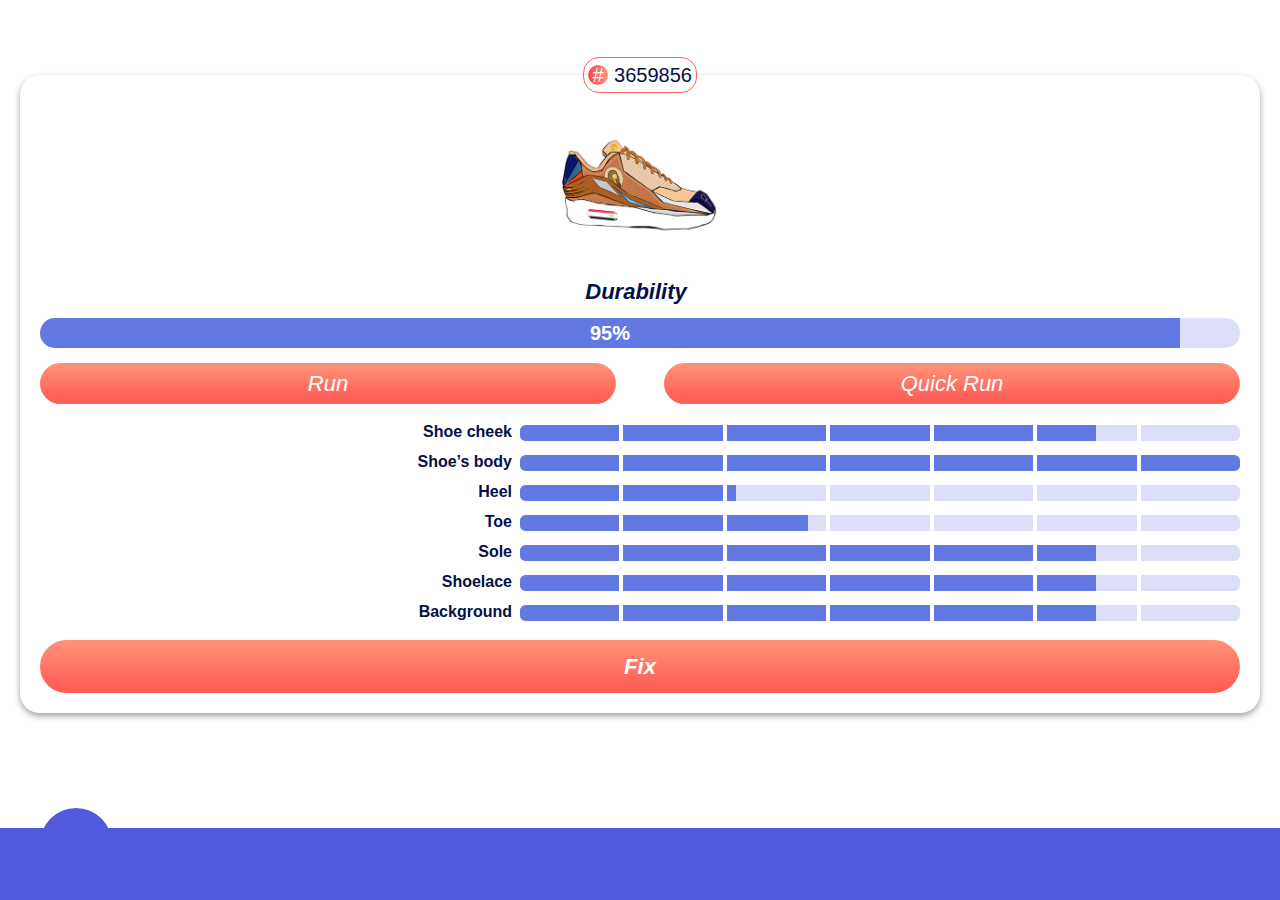
<file: html/index.html>
<!DOCTYPE html>
<html lang="en">
    <head>
        <meta charset="UTF-8">
        <meta http-equiv="X-UA-Compatible" content="IE=edge">
        <meta name="viewport" content="width=device-width, initial-scale=1.0">
        <title>World Step</title>
        <script src="https://ajax.googleapis.com/ajax/libs/jquery/3.6.0/jquery.min.js"></script>
        <!-- fontawesome -->
        <link rel="stylesheet" href="https://cdnjs.cloudflare.com/ajax/libs/font-awesome/6.1.1/css/all.min.css" integrity="sha512-KfkfwYDsLkIlwQp6LFnl8zNdLGxu9YAA1QvwINks4PhcElQSvqcyVLLD9aMhXd13uQjoXtEKNosOWaZqXgel0g==" crossorigin="anonymous" referrerpolicy="no-referrer" />
        <link rel="stylesheet" href="../css/bootstrap.css">
        <link rel="stylesheet" href="../css/animation.css">
        <link rel="stylesheet" href="../css/main.css">
    </head>
    <body>
        <div class="root">
            <div class="nav-bar-top">
                <div class="nav-bar-top-back">
                    <i class="fa-solid fa-angle-left"></i>
                </div>

                <div class="nav-bar-top-option">
                    <i class="fa-solid fa-bars" onclick="toggleTabDetail()"></i>
                </div>
            </div>

            <div class="app">
                <div class="my-shoe-detail">
                    <div class="my-shoe-detail-wrap">
                        <div class="my-shoe-detail-id cart-id">
                            <div class="cart-img-icon centering">
                                #
                            </div>
                            3659856
                        </div>

                        <div class="my-shoe-detail-img">
                            <img src="../img/shoes/aicap.png" alt="">
                        </div>

                        <div class="my-shoe-detail-name Durability">
                            Durability
                        </div>

                        <div class="durability-process progress">
                            <div class="progress-bar" role="progressbar" style="width: 95%;" aria-valuenow="84" aria-valuemin="0" aria-valuemax="100">95%</div>
                        </div>

                        <div class="my-shoe-detail-btns">
                            <div class="my-shoe-detail-btn primary-btn">
                                Run
                            </div>
                            <div class="my-shoe-detail-btn primary-btn" onclick="toggleElement('quick-run')">
                                Quick Run
                            </div>
                        </div>

                        <div class="my-shoe-detail-info">
                            <div class="my-shoe-detail-line">
                                <div class="my-shoe-detail-name">
                                    Shoe cheek
                                </div>
                                <div class="my-shoe-detail-process">
                                    <div class="progress">
                                        <div class="progress-bar" role="progressbar" style="width: 80%;" aria-valuenow="80" aria-valuemin="0" aria-valuemax="100"></div>
                                    </div>
                                    <div class="progress-part">
                                        <div></div>
                                        <div></div>
                                        <div></div>
                                        <div></div>
                                        <div></div>
                                        <div></div>
                                    </div>
                                </div>
                            </div>
                            <div class="my-shoe-detail-line">
                                <div class="my-shoe-detail-name">
                                    Shoe’s body
                                </div>
                                <div class="my-shoe-detail-process">
                                    <div class="progress">
                                        <div class="progress-bar" role="progressbar" style="width: 100%;" aria-valuenow="100" aria-valuemin="0" aria-valuemax="100"></div>
                                    </div>
                                    <div class="progress-part">
                                        <div></div>
                                        <div></div>
                                        <div></div>
                                        <div></div>
                                        <div></div>
                                        <div></div>
                                    </div>
                                </div>
                            </div>
                            <div class="my-shoe-detail-line">
                                <div class="my-shoe-detail-name">
                                    Heel
                                </div>
                                <div class="my-shoe-detail-process">
                                    <div class="progress">
                                        <div class="progress-bar" role="progressbar" style="width: 30%;" aria-valuenow="30" aria-valuemin="0" aria-valuemax="100"></div>
                                    </div>
                                    <div class="progress-part">
                                        <div></div>
                                        <div></div>
                                        <div></div>
                                        <div></div>
                                        <div></div>
                                        <div></div>
                                    </div>
                                </div>
                            </div>
                            <div class="my-shoe-detail-line">
                                <div class="my-shoe-detail-name">
                                    Toe
                                </div>
                                <div class="my-shoe-detail-process">
                                    <div class="progress">
                                        <div class="progress-bar" role="progressbar" style="width: 40%;" aria-valuenow="40" aria-valuemin="0" aria-valuemax="100"></div>
                                    </div>
                                    <div class="progress-part">
                                        <div></div>
                                        <div></div>
                                        <div></div>
                                        <div></div>
                                        <div></div>
                                        <div></div>
                                    </div>
                                </div>
                            </div>
                            <div class="my-shoe-detail-line">
                                <div class="my-shoe-detail-name">
                                    Sole
                                </div>
                                <div class="my-shoe-detail-process">
                                    <div class="progress">
                                        <div class="progress-bar" role="progressbar" style="width: 80%;" aria-valuenow="80" aria-valuemin="0" aria-valuemax="100"></div>
                                    </div>
                                    <div class="progress-part">
                                        <div></div>
                                        <div></div>
                                        <div></div>
                                        <div></div>
                                        <div></div>
                                        <div></div>
                                    </div>
                                </div>
                            </div>
                            <div class="my-shoe-detail-line">
                                <div class="my-shoe-detail-name">
                                    Shoelace
                                </div>
                                <div class="my-shoe-detail-process">
                                    <div class="progress">
                                        <div class="progress-bar" role="progressbar" style="width: 80%;" aria-valuenow="80" aria-valuemin="0" aria-valuemax="100"></div>
                                    </div>
                                    <div class="progress-part">
                                        <div></div>
                                        <div></div>
                                        <div></div>
                                        <div></div>
                                        <div></div>
                                        <div></div>
                                    </div>
                                </div>
                            </div>
                            <div class="my-shoe-detail-line">
                                <div class="my-shoe-detail-name">
                                    Background
                                </div>
                                <div class="my-shoe-detail-process">
                                    <div class="progress">
                                        <div class="progress-bar" role="progressbar" style="width: 80%;" aria-valuenow="80" aria-valuemin="0" aria-valuemax="100"></div>
                                    </div>
                                    <div class="progress-part">
                                        <div></div>
                                        <div></div>
                                        <div></div>
                                        <div></div>
                                        <div></div>
                                        <div></div>
                                    </div>
                                </div>
                            </div>
                        </div>

                        <div class="my-shoe-detail-btn-fix primary-btn" onclick="toggleFixPopUp()">
                            Fix
                        </div>
                        
                        <!-- FIX -->
                        <div class="fix centering" onclick="toggleFixPopUp()">
                            <div class="fix-content" onclick="stopPropagation(event)">
                                <div class="fix-title">
                                    REPAIR
                                </div>
                                
                                <div class="fix-img centering">
                                    <img src="../img/shoes/brazil.png" alt="">
                                </div>

                                <div class="fix-durability">
                                    Durability: 85/100
                                </div>

                                <input type="range" min="1" max="100" step="1" value="10" id="durabilityPercent">

                                <div class="fix-cost">
                                    <div class="fix-cost-title">
                                        Cost
                                    </div>
                                    <div class="fix-cost-value">
                                        1.85 WSP
                                    </div>
                                </div>

                                <div class="fix-cost-btns">
                                    <div class="fix-cost-btn second-btn">
                                        CANCEL
                                    </div>
                                    <div class="fix-cost-btn primary-btn">
                                        CONFIRM
                                    </div>
                                </div>
                            </div>
                        </div>

                        <!-- QUICK RUN -->
                        <div class="quick-run centering" onclick="toggleElement('quick-run')">
                            <div class="quick-run-content" onclick="stopPropagation(event)">
                               <div class="quick-run-skip">
                                   <div class="quick-run-skip-title">
                                       Skip
                                   </div>
                                   <div class="quick-run-skip-value">
                                       -1.000 WSP
                                   </div>
                               </div>

                               <div class="quick-run-btns">
                                   <div class="quick-run-btn centering third-btn" onclick="toggleElement('quick-run')">
                                        CANCEL
                                   </div>
                                   <div class="quick-run-btn centering primary-btn" onclick="toggleElement('claim-award')">
                                        CONFIRM
                                   </div>
                               </div>
                            </div>
                        </div>

                        <!-- CLAIM AWARD -->
                        <div class="claim-award centering" onclick="toggleElement('claim-award')">
                            <div class="fix-content" onclick="stopPropagation(event)">
                                <div class="fix-title">
                                    CONGRATULATIONS
                                </div>
                                
                                <div class="fix-img centering">
                                    <img src="../img/shoes/brazil.png" alt="">
                                </div>

                                <div class="fix-durability">
                                    Durability: 85/100
                                </div>

                                <div class="claim-progress progress">
                                    <div class="progress-bar" role="progressbar" style="width: 84%;" aria-valuenow="84" aria-valuemin="0" aria-valuemax="100">84%</div>
                                </div>

                                <div class="claim-total">
                                    +1100 WSP
                                </div>                                

                                <div class="primary-btn" onclick="toggleElement('claim-award')">
                                    CLAIM
                                </div>
                            </div>
                        </div>

                    </div>

                </div>
            </div>

            <div class="nav-bar-bottom">
                <div class="nav-bar-bottom-icon nav-bar-bottom-icon--user centering active" onclick="toggleNav('nav-bar-bottom-icon--user')">
                    <i class="fa-solid fa-user"></i>
                </div>

                <div class="nav-bar-bottom-icon nav-bar-bottom-icon--store centering" onclick="toggleNav('nav-bar-bottom-icon--store')">
                    <i class="fa-solid fa-store"></i>
                </div>

                <div class="nav-bar-bottom-icon nav-bar-bottom-icon--shoe centering" onclick="toggleNav('nav-bar-bottom-icon--shoe')">
                    <i class="fa-solid fa-bacterium"></i>
                </div>

                <div class="nav-bar-bottom-icon nav-bar-bottom-icon--box centering" onclick="toggleNav('nav-bar-bottom-icon--box')">
                    <i class="fa-solid fa-box-archive"></i>
                </div>
            </div>

            <div class="user-detail"  onclick="toggleTabDetail()">
                <div class="user-detail-content" onclick="stopPropagation(event)">

                    <div class="user-detail-close-btn centering" onclick="toggleTabDetail()">
                        <i class="fa-solid fa-xmark"></i>
                    </div>

                    <div class="user-detail-info">
                        <img src="../img/user/logo2.png" alt="" class="user-detail-avt">
                        <div class="user-detail-name">
                            Krad Nguyen
                        </div>
                    </div>

                    <div class="user-detail-total-money">
                        <div class="user-detail-total-money-icon centering">
                            $
                        </div>
                        100000 WSP
                    </div>

                    <div class="user-detail-shoes">
                        <div class="">
                            <div class="user-detail-shoes-icon">
                                <img src="../img/user/shoes.png" alt="">
                            </div>
                            Shoe
                        </div>
                        <div class="user-detail-shoes-quantity">
                            2
                        </div>
                    </div>
                    <div class="user-detail-shoe">
                        <div class="user-detail-shoe-title">
                            Common
                        </div>
                        <div class="user-detail-shoe-quantity">
                            0
                        </div>
                    </div>
                    
                    <div class="user-detail-shoe">
                        <div class="user-detail-shoe-title">
                            Uncommon
                        </div>
                        <div class="user-detail-shoe-quantity">
                            1
                        </div>
                    </div>

                    <div class="user-detail-shoe">
                        <div class="user-detail-shoe-title">
                            Rare
                        </div>
                        <div class="user-detail-shoe-quantity">
                            1
                        </div>
                    </div>

                    <div class="user-detail-shoe">
                        <div class="user-detail-shoe-title">
                            Mysthical
                        </div>
                        <div class="user-detail-shoe-quantity">
                            0
                        </div>
                    </div>

                    <div class="user-detail-shoe">
                        <div class="user-detail-shoe-title">
                            Legendary
                        </div>
                        <div class="user-detail-shoe-quantity">
                            0
                        </div>
                    </div>
                </div>
            </div>

        </div>
    </body>
</html>
<script src="../js/base.js"></script>
<script src="../js/bootstrap.min.js"></script>
</file>
<file: css/animation.css>
@keyframes border-nav {
    0% {
        border-color: transparent;
    }
    50% {
        border-color: #fff;
    }
    100% {
        border-color: #fff;
    }
}
</file>
<file: css/main.css>
/* CLEAR DEFAULT TAG */
input:focus-visible {
    outline: none;
}

a{
    color: unset;
}

a:hover{
    color: unset;
    text-decoration: none;
}

img{
    width: auto;
    height: 100%;
}

input{
    border: none;
}

html,body{
    box-sizing: border-box;
    color: #041047;
    overflow: hidden;
}

/* ----------------------------------------------- */

/* CUSTOM INLINE */
.centering{
    display: flex;
    justify-content: center;
    align-items: center;
}

.primary-btn{
    /* display: flex;
    align-items: center;
    justify-content: center; */
    text-align: center;
    padding: 10px 15px;
    color: #fff;
    border-radius: 28px;
    font-size: 22px;
    background-image: linear-gradient(0deg, #FF5D55 10%, #FF8E76 90%);
}

.second-btn{
    text-align: center;
    padding: 10px 15px;
    color: #fff;
    border-radius: 28px;
    font-size: 22px;
    border: 1px solid #FF5D55;
    color: #FF5D55;
}

.third-btn{
    text-align: center;
    padding: 10px 15px;
    color: #000;
    border-radius: 28px;
    font-size: 22px;
    border: 1px solid #FF5D55;
    background-color: #fff;
    font-weight: 500;
}

.title{
    text-align: center;
    font-size: 34px;
    font-weight: 600;
    margin-bottom: 20px;
}

.sub-title{
    font-size: 22px;
    font-weight: 600;
    margin: 20px 0;
}

.coin-img{
    height: 50px;
    margin-right: 8px;
}

.primary-line{
    width: 100%;
    height: 1px;
    background-color: #041047;
    margin: 20px 0;
}

/* ----------------------- */

.root{
    height: 100vh;
    width: 100vw;
    display: flex;
    flex-direction: column;
}

/* NAV BAR TOP */
.nav-bar-top{
    height: 5vh;
    width: 100vw;
    display: flex;
    align-items: center;
    justify-content: space-between;
    padding: 15px 10px 0;
}


.nav-bar-top-back,
.nav-bar-top-option{
    display: flex;
    flex-direction: column;
}

.nav-bar-top-back i,
.nav-bar-top-option i{
    color: #6277E4;
    font-size: 26px;
}

/* NAV BAR BOTTOM */
.nav-bar-bottom{
    height: 8vh;
    width: 100vw;
    display: flex;
    align-items: center;
    justify-content: space-between;
    background-color: #515ADD;
    padding: 0 40px;
}

.nav-bar-bottom-icon{
    width: 8vh;
    height: 8vh;
    border: 7px solid transparent;
    border-radius: 50%;
    transition: all 0.5s ease-in-out;
    position: relative;
    background-color: #515ADD;
}

.nav-bar-bottom-icon.active{
    transform: translateY(-20px);
    animation: border-nav .5s linear forwards;
    animation-delay: 0.1s;
}

.nav-bar-bottom-icon i{
    color: #fff;
    font-size: 26px;
}

.app{
    height: 87vh;
    width: 100vw;
    position: relative;
}

/* LOGIN SCREEN */
.login,
.intro{
    display: flex;
    flex-direction: column;
    align-items: center;
    height: 100vh;
    width: 100vw;
    background-image: linear-gradient(90deg, #5C70E0 10%, #6781E5 90%);
}

.login-logo{
    height: 50vh;
    display: flex;
    align-items: end;
    justify-content: center;
}

.login-logo img{
    width: 250px;
    height: auto;
}

.login-content{
    display: flex;
    flex-direction: column;
    width: 80vw;
}

.login-input,
.login-btn{
    height: 44px;
    margin: 10px 0;
    border: none;
    border-radius: 22px;
}

.login-input{
    padding-left: 20px;
}

.login-btn{
    font-size: 22px;
    color: #fff;
    background-image: linear-gradient(90deg, #FF5955 10%, #FF967C 90%);
}

.intro a,
.login a{
    text-align: center;
    color: #fff;
}

/* INTRO */

.intro-logo{
    height: 60vh;
    display: flex;
    align-items: end;
    justify-content: center;
}

.intro-logo img{
    width: 300px;
    height: auto;
}

.intro-btn{
    width: 80vw;
    height: 44px;
    margin: 30px 0 10px;
    border: none;
    border-radius: 22px;
    font-size: 22px;
    color: #fff;
    background-image: linear-gradient(90deg, #FF5955 10%, #FF967C 90%);
}

/* USER INFO */

.user-info{
    display: flex;
    flex-direction: column;
    align-items: center;
    justify-content: space-between;
    position: relative;
    padding-bottom: 100px;
    height: 100%;
    
}

.user-info-avt{
    display: flex;
    justify-content: center;
    height: 15vh;
    margin-top: 30px;
}

.user-info-name{
    margin-top: 10px;
    font-size: 24px;
    font-weight: 700;
}

.user-info-wrap{
    display: flex;
    margin-bottom: 20px;
}

.user-info-block{
    display: flex;
}

.user-info-btns{
    display: flex;
}

.user-info-detail{
    width: 80px;
    display: flex;
    flex-direction: column;
    align-items: center;

}

.user-info-detail-num{
    font-weight: 700;
    font-size: 30px;
    margin-right: 5px;
}

.user-info-detail-streak{
    font-size: 18px;
    font-weight: 500;
}

.user-info-money{
    display: flex;
    align-items: center;
    font-size: 34px;
    font-weight: 700;
}

.user-info-block{
    width: 90%;
    padding: 10px;
    margin: 2vh 0;
    border-radius: 10px;
    box-shadow: 
        inset 0 0 15px rgba(55, 84, 170,0),
        inset 0 0 20px rgba(255, 255, 255,0),
        7px 7px 15px rgba(55, 84, 170,.15),
        -7px -7px 20px rgba(255, 255, 255,1),
        inset 0px 0px 4px rgba(255, 255, 255,.2);
}

.user-info-total-money{
    width: 50%;
    display: flex;
    flex-direction: column;
    align-items: center;
    justify-content: center;
}

.user-info .line{
    display: flex;
    align-items: center;
    justify-content: center;
}

.user-info-total-content{
    display: flex;
    flex-direction: column;
    align-items: center;
}

.user-info-bts{
    position: absolute;
    bottom: 3vh;
    left: 0;
    display: flex;
    justify-content: space-between;
    width: 100%;
    padding: 0 20px;
}

.user-info-btn{
    width: 48%;
}

/* USER WALLET */

.user-wallet{
    height: 100%;
    margin: 0 20px;
    padding-bottom: 20px;
    display: flex;
    flex-direction: column;
}

.user-wallet .coin-img{
    height: 30px;
}

.user-wallet-total{
    padding: 20px;
    border: 1.5px solid #FF9176;
    border-radius: 18px;
    font-size: 34px;
    font-weight: 700;
    display: flex;
    align-items: center;
    justify-content: center;
}

.user-wallet-history{
    flex: 1;
    overflow-y: auto;
    margin-bottom: 10px;
    -ms-overflow-style: none;  /* IE and Edge */
    scrollbar-width: none;  /* Firefox */
}

.user-wallet-history::-webkit-scrollbar {
  display: none;
}


.user-wallet-history-li {
    display: flex;
    justify-content: space-between;
    margin-bottom: 10px;
    padding: 0 10px 10px;
    border-bottom: 1px solid #424D75;
}

.user-wallet-history-li-right{
    font-weight: 700;
    font-size: 18px;
    font-style: italic;
}

/* SETTING */

.setting{
    margin: 0 20px;
    height: 100%;
    display: flex;
    flex-direction: column;
    padding-bottom: 30px;
}

.switch {
  position: relative;
  display: inline-block;
  width: 60px;
  height: 34px;
}

.switch input { 
  opacity: 0;
  width: 0;
  height: 0;
}

.slider {
  position: absolute;
  cursor: pointer;
  top: 0;
  left: 0;
  right: 0;
  bottom: 0;
  background-color: rgba(204, 204, 204, 0.602);
  -webkit-transition: .4s;
  transition: .4s;
}

.slider:before {
  position: absolute;
  content: "";
  height: 26px;
  width: 26px;
  left: 4px;
  bottom: 4px;
  background-color: #041047;
  -webkit-transition: .4s;
  transition: .4s;
}

input:checked + .slider {
  background-color: #041047;
}

input:checked + .slider:before {
  -webkit-transform: translateX(26px);
  -ms-transform: translateX(26px);
  transform: translateX(26px);
  background-color: #fff;
}

/* Rounded sliders */
.slider.round {
  border-radius: 34px;
}

.slider.round:before {
  border-radius: 50%;
}

.setting-line{
    display: flex;
    align-items: center;
    justify-content: space-between;
    margin: 20px 0;
}

.setting-line:first-child{
    margin-top: 50px;
}

.setting-line-name{
    font-size: 20px;
    font-weight: 400;
}

.about{
    flex: 1;
    overflow-y: auto;
    margin-bottom: 10px;
    -ms-overflow-style: none;  /* IE and Edge */
    scrollbar-width: none;  /* Firefox */
}

.about::-webkit-scrollbar {
  display: none;
}

.about .panel-title{
    display: flex;
    align-items: center;
    justify-content: space-between;
    font-size: 20px;
    font-weight: 400;
    height: 40px;
}

.about .panel-title a{
    flex: 1;
}

.socials{
    display: flex;
    justify-content: space-between;
    margin: 10% 20%;
}

.socials-item{
    height: 50px;
}

/* USER DETAIL */

.user-detail{
    position: fixed;
    height: 100vh;
    width: 100vw;
    backdrop-filter: blur(3px);
    transition: all 0.3s ease-in-out;
    transform: translateX(100%);
    z-index: 2;
}


.user-detail.active{
    transform: translateX(0);
}

.user-detail-content{
    position: absolute;
    right: 0;
    top: 0;
    height: 100vh;
    width: 80vw;
    padding: 30px;
    color: #fff;
    font-weight: 600;
    border-top-left-radius: 10px;
    border-bottom-left-radius: 10px;
    background-image: linear-gradient(90deg, #4A5DC8 10%, #516BCA 90%);
}

.user-detail-info{
    display: flex;
    flex-direction: column;
    align-items: center;
}

.user-detail-total-money{
    display: flex;
    align-items: center;
    justify-content: center;
    font-size: 28px;
    margin-top: 10px;
    font-weight: 600;
    border-bottom: 1px solid #fff;
    padding-bottom: 20px;
    color: #FEDC3F;
}

.user-detail-total-money-icon{
    height: 36px;
    width: 36px;
    border-radius: 50%;
    border: 4px solid #FEDC3F;
    margin-right: 8px;
}

.user-detail-shoes{
    display: flex;
    justify-content: space-between;
    margin: 20px 0;
}

.user-detail-shoes div{
    display: flex;
    align-items: center;
    font-size: 22px;
}

.user-detail-shoes-icon{
    height: 22px;
    margin-right: 12px;
}

.user-detail-shoe{
    display: flex;
    justify-content: space-between;
    padding-left: 20px;
    margin: 10px;
}

.user-detail-close-btn{
    position: absolute;
    top: 10px;
    left: 10px;

    height: 35px;
    width: 35px;

    border-radius:50%;
    border: 2px solid #fff;
    font-size: 22px;
}

/* MARKETPLACE */

.marketplace{
    margin: 0 20px;
    height: 100%;
    padding-top: 20px;
    display: flex;
    flex-direction: column;
}

.marketplace-input{
    display: flex;
    align-items: center;
    justify-content: space-between;
    height: 40px;
    border: 2px solid #627AE4;
    border-radius:20px;
    padding: 0 20px;
    margin-bottom: 10px;
}

.marketplace-input input{
    flex: 1;
    height: 100%;
    border-radius:20px;
}

.marketplace .search{
    margin-right: 10px;
}

.marketplace-input i{
    color: #627AE4;
}

.marketplace-type{
    width: 100%;
    overflow-x: auto;
    margin: 10px 0;
    -ms-overflow-style: none;  /* IE and Edge */
    scrollbar-width: none;  /* Firefox */
}

.marketplace-type::-webkit-scrollbar {
  display: none;
}

.marketplace-type-wrap{
    display: flex;
}

.marketplace-type-item{
    padding: 5px 10px;
    margin-right: 8px;
    border: 2px solid #627AE4;
    border-radius: 20px;
    min-width: 120px;
    text-align: center;
    font-weight: 500;
}

.marketplace-type-item.active{
    background-color: #627AE4;
    color: #fff;
}

.cart-content{
    flex: 1;
    padding-top: 20px;
    overflow-y: auto;
    margin-bottom: 10px;
    -ms-overflow-style: none;  /* IE and Edge */
    scrollbar-width: none;  /* Firefox */
}

.cart-content::-webkit-scrollbar {
  display: none;
}

.cart-content-wrap{
    display: flex;
    justify-content: space-between;
    flex-wrap: wrap;
    padding: 0 2px;
}

.cart{
    position: relative;
    width: 47%;
    display: flex;
    flex-direction: column;
    align-items: center;
    border-radius: 20px;
    padding: 0 16px 16px;
    margin-bottom: 16px;
    box-shadow: rgba(0, 0, 0, 0.16) 0px 3px 6px, rgba(0, 0, 0, 0.23) 0px 3px 6px;
}

.cart.new::before{
    content:"NEW";
    position: absolute;
    top: 20%;
    left: -1px;
    font-size: 10px;
    color: #fff;
    padding: 2px 6px;
    font-weight: 700;
    transform: skew(-12deg) rotate(-12deg);
    background-image: linear-gradient(90deg, #FF5954 10%, #FF9175 90%);
}

.cart-country{
    width: 75%;
    font-size: 14px;
    font-weight: 600;
    text-align: center;
    color: #fff;
    background-image: linear-gradient(180deg, #6D79E3 10%, #728CE9 90%);
    border-bottom-left-radius: 20px;
    border-bottom-right-radius: 20px;
}

.cart-img{
    display: flex;
    justify-content: center;
    height: 85px;
    margin-top: 10px;
}

.cart-id{
    display: flex;
    align-items: center;
    border: 1px solid #FC625A;
    padding: 2px 4px;
    border-radius: 16px;
    font-weight: 500;
    margin-top: 20px;
    font-size: 14px;
}

.cart-img-icon{
    color: #fff;
    width: 20px;
    height: 20px;
    border-radius: 50%;
    margin-right: 6px;
    background-image: linear-gradient(90deg, #FF4A4C 10%, #FF8D74 90%);
}

.cart-title{
    text-align: left;
    width: 100%;
    margin-top: 16px;
}

.progress{
    width: 100%;
    background-color: #DDDEF8;
    border-radius: 0.35rem;
    margin-top: 2px;
}

.progress-bar{
    background-color: #6279e4;
}

.cart-line{
    width: 100%;
    display: flex;
    align-items: center;
    justify-content: space-between;
    margin-top: 10px;
}

.cart-price{
    font-weight: 600;
    font-size: 14px;
    font-style: italic;
}

.cart-btn{
    padding: 4px 12px;
    border-radius: 16px;
    color: #fff;
    font-weight: 600;
    background-image: linear-gradient(0deg, #FF4A4C 10%, #FF8D74 90%);
}

/* MY SHOE */

.my-shoe{
    display: flex;
    flex-direction: column;
    height: 100%;
    padding: 0 10px;
}

.my-shoe-section{
    display: flex;
    justify-content: center;
    margin-bottom: 10px;
    
}

.my-shoe-section-wrap{
    display: flex;
    background-color: #5B6EE1;
    padding: 2px;
    position: relative;
    border-radius: 20px;
}

.my-shoe-section-item{
    padding: 5px 30px;
    text-align: center;
    width: 50%;
    z-index: 1;
    font-weight: 600;
    color: #fff;
    transition: all 0.5s ease-in-out;
}

.my-shoe-section-item.active{
    color: #000034;
}

.my-shoe-section-bg{
    position: absolute;
    top: 50%;
    left: 2px;
    background-color: #fff;
    transition: all 0.5s ease-in-out;
    transform: translate(0,-50%);
    height: 90%;
    width: 50%;
    border-radius: 20px;
}

.my-shoe-detail-process{
    position: relative;
}

.progress-part{
    position: absolute;
    display: flex;
    top: 0;
    left: 0;
    height: 100%;
    width: 100%;
    justify-content: space-evenly;
}

.progress-part div{
    height: 100%;
    width: 4px;
    background-color: #fff;
    position: relative;
}

/* .progress-part div::after{
    content: '';
    position: absolute;
    height: 100%;
    width: 40%;
    top: 0;
    left: -1px;
    border-top-right-radius: 50%;
    border-bottom-right-radius: 50%;
    background-color: #6379E4;
}

.progress-part div::before{
    content: '';
    position: absolute;
    height: 100%;
    width: 50%;
    top: 0;
    right: -1px;
    border-top-left-radius: 50%;
    border-bottom-left-radius: 50%;
    background-color: #6379E4;
} */

/* MY SHOE DETAIL */

.my-shoe-detail{
    position: relative;
    display: flex;
    flex-direction: column;
    justify-content: space-between;
    height: 95%;
    overflow-y: auto;
    -ms-overflow-style: none;  /* IE and Edge */
    scrollbar-width: none;  /* Firefox */
    
}

.my-shoe-detail::-webkit-scrollbar {
  display: none;
}

.my-shoe-detail-wrap{
    display: flex;
    flex-direction: column;
    justify-content: space-between;
    position: relative;
    border-radius: 20px;
    margin: 30px 20px 0;
    padding: 20px;
    box-shadow: rgba(0, 0, 0, 0.16) 0px 3px 6px, rgba(0, 0, 0, 0.23) 0px 3px 6px;
}

.my-shoe-detail-id{
    position: absolute;
    top: 0;
    left: 50%;
    transition: all 0.5s ease-in-out;
    transform: translate(-50%,-50%);
    margin-top: 0;
    font-size: 20px;
}

.my-shoe-detail-img{
    height: 100px;
    display: flex;
    align-items: center;
    justify-content: center;
    margin: 40px 0;
}

.my-shoe-detail-name.Durability{
    font-size: 22px;
    font-style: italic;
    font-weight: 600;
    text-align: center;
    width: 100%;
}

.durability-process.progress{
    height: 30px;
    margin: 10px 0 15px;
    border-radius: 18px;
    font-size: 20px;
    font-weight: 700;
    color: #000032 !important;
}

.my-shoe-detail-btns{
    display: flex;
    justify-content: space-between;
}

.my-shoe-detail-btn{
    width: 48%;
    padding: 4px 15px;
    font-weight: 500;
    font-style: italic;
}

.my-shoe-detail-info{
    margin: 10px 0;
}

.my-shoe-detail-line{
    display: flex;
    align-items: center;
    margin: 6px 0;
}

.my-shoe-detail-name{
    width: 40%;
    font-size: 16px;
    text-align: right;
    padding-right: 8px;
    font-weight: 600;
}

.my-shoe-detail-process{
    flex: 1;
}

.my-shoe-detail-btn-fix{
    font-weight: 700;
    font-style: italic;
}

/* FIX */
.claim-award,
.fix,
.quick-run{
    position: fixed;
    height: 100vh;
    width: 100vw;
    top: 0;
    left: 0;
    backdrop-filter: blur(3px);
    transition: all 0.3s ease-in-out;
    /* transform: translateX(100%); */
    z-index: 2;
    display: none;
}
.claim-award.active,
.quick-run.active,
.fix.active{
    display: flex;
}

.quick-run-content,
.fix-content{
    background-color: #fff;
    padding: 30px;
    width: 90%;
    border-radius: 20px;
    box-shadow: rgba(0, 0, 0, 0.35) 0px 5px 15px;
}

.fix-title{
    text-align: center;
    font-size: 28px;
    font-weight: 700;
}

.fix-img{
    height: 150px;
    margin: 20px 0;
}

.fix-durability{
    text-align: center;
    font-size: 24px;
    font-weight: 700;
    font-style: italic;
}

.fix-cost{
    display: flex;
    justify-content: space-between;
    padding: 10px;
    border: 3px solid #000;
    border-radius: 20px;
    margin: 20px 0;
    font-weight: 500;
    font-size: 20px;
}

.fix-cost-value{
    font-style: italic;
}

.fix-cost-btns{
    display: flex;
    justify-content: space-between;
    margin-top: 20px;
}

.fix-cost-btn{
    width: 48%;
}

input[type="range"] {
	 outline: 0;
	 border: 0;
	 border-radius: 500px;
	 width: 400px;
	 max-width: 100%;
	 margin: 24px 0 16px;
	 transition: box-shadow 0.2s ease-in-out;
}
 @media screen and (-webkit-min-device-pixel-ratio: 0) {
	 input[type="range"] {
		 overflow: hidden;
		 height: 30px;
		 -webkit-appearance: none;
		 background-color: #DDDFF9;
	}
	 input[type="range"]::-webkit-slider-runnable-track {
		 height: 30px;
		 -webkit-appearance: none;
		 color: #444;
		 transition: box-shadow 0.2s ease-in-out;
	}
	 input[type="range"]::-webkit-slider-thumb {
		 width: 30px;
		 -webkit-appearance: none;
		 height: 30px;
		 cursor: ew-resize;
		 background: #fff;
         border: 1px solid #000;
		 box-shadow: -340px 0 0 320px #5E72E2, inset 10px 10px 10px 40px #fff;
		 border-radius: 50%;
		 transition: box-shadow 0.2s ease-in-out;
		 position: relative;
	}
    /* input[type="range"]:active::-webkit-slider-thumb {
        background: #fff;
        box-shadow: -340px 0 0 320px red, inset 0 0 0 3px red;
    } */
}
 input[type="range"]::-moz-range-progress {
	 background-color: #43e5f7;
}
 input[type="range"]::-moz-range-track {
	 background-color: #9a905d;
}
 input[type="range"]::-ms-fill-lower {
	 background-color: #43e5f7;
}
 input[type="range"]::-ms-fill-upper {
	 background-color: #9a905d;
}

/* RUNNING */
.running{
    display: flex;
    flex-direction: column;
    height: 100%;
}

.running-img{
    height: 50%;
}

.running-infor{
    flex: 1;
}

.running-infor-wrap{
    display: flex;
    align-items: center;
    width: 90%;
    padding: 30px;
    border-radius: 20px;
    box-shadow: rgba(99, 99, 99, 0.2) 0px 2px 8px 0px;
}

.running-infor-left{
    width: 60%;
}

.running-infor-left-title{
    display: flex;
    align-items: center;
    font-size: 25px;
    font-weight: 700;
}

.running-infor-left-title img{
    height: 30px;
    margin-left: 8px;
}

.running-infor-totalstep{
    font-size: 50px;
    font-weight: 700;
}

.running-infor-right-item{
    margin: 10px 0;
}

.running-infor-right-title{
    display: flex;
    align-items: center;
    font-weight: 500;
}

.running-infor-right-title img{
    height: 16px;
    margin-right: 4px;
}

.running-infor-right-value{
    padding-left: 30px;
    font-weight: 600;
    font-size: 18px;
}

/* QUICK RUN */

.quick-run-content{
    background-color: #545DDE;
}

.quick-run-skip{
    border-image-width: 80%;
    background-color: #fff;
    border-radius: 20px;
    padding: 20px;
    text-align: center;
}

.quick-run-skip-title{
    font-size: 40px;
    font-weight: 600;
    text-align: center;
}

.quick-run-skip-value{
    font-size: 25px;
    font-weight: 600;
}

.quick-run-btns{
    margin-top: 30px;
    display: flex;
    justify-content: space-between;
}

.quick-run-btn{
    width: 48%;
    padding: 5px;
}

/* CLAIM */

.claim-progress{
    height: 30px;
    margin: 20px 0;
    border-radius: 16px;
    font-size: 18px;
}

.claim-total{
    text-align: center;
    margin-bottom: 20px;
    font-size: 40px;
    font-weight: 700;
}
</file>
